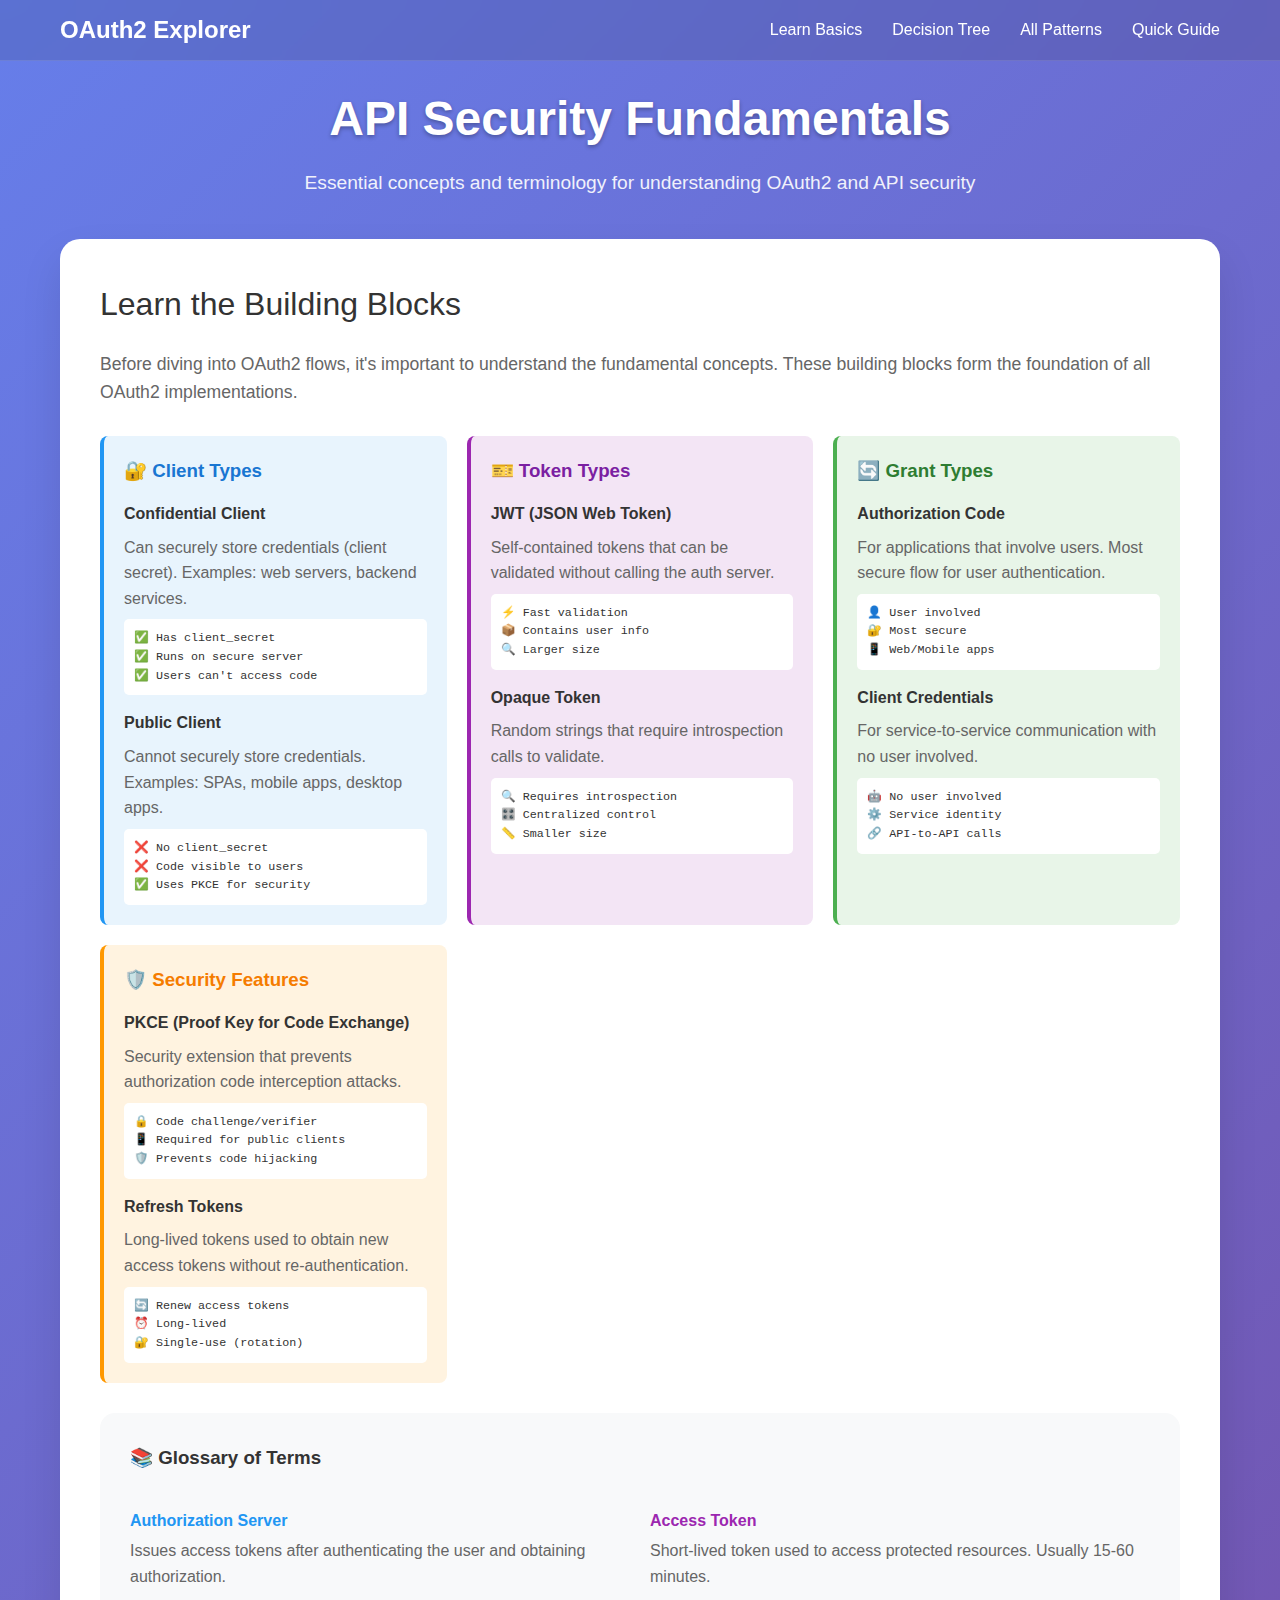
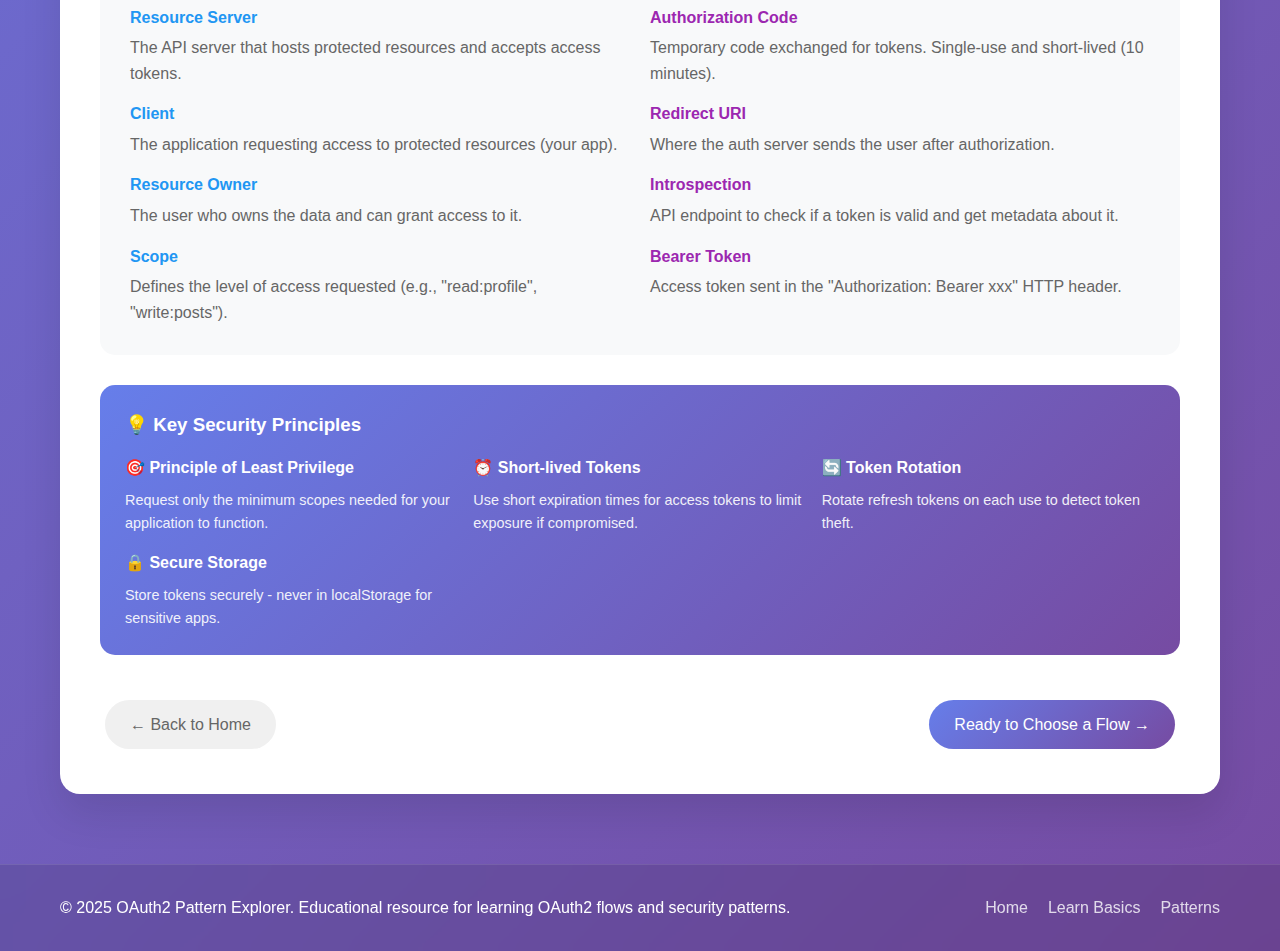
<file: learn/basics.html>
<!DOCTYPE html>
<html lang="en">
<head>
    <meta charset="UTF-8">
    <meta name="viewport" content="width=device-width, initial-scale=1.0">
    <title>Learn OAuth2 Basics - OAuth2 Pattern Explorer</title>
    <link rel="stylesheet" href="../css/style.css">
</head>
<body>
    <nav class="navbar">
        <div class="nav-container">
            <div class="nav-brand">
                <a href="../index.html">OAuth2 Explorer</a>
            </div>
            <div class="nav-menu">
                <a href="basics.html" class="nav-link">Learn Basics</a>
                <a href="../tools/decision.html" class="nav-link">Decision Tree</a>
                <a href="../patterns/overview.html" class="nav-link">All Patterns</a>
                <a href="comparison.html" class="nav-link">Quick Guide</a>
            </div>
        </div>
    </nav>

    <div class="container">
        <div class="header">
            <h1>API Security Fundamentals</h1>
            <p>Essential concepts and terminology for understanding OAuth2 and API security</p>
        </div>

        <div class="main-content page-transition">
            <div class="step-title">Learn the Building Blocks</div>
            <div class="step-description">
                Before diving into OAuth2 flows, it's important to understand the fundamental concepts.
                These building blocks form the foundation of all OAuth2 implementations.
            </div>

            <div style="display: grid; grid-template-columns: repeat(auto-fit, minmax(300px, 1fr)); gap: 20px; margin: 20px 0;">
                <div style="background: #e8f4fd; border-left: 4px solid #2196F3; padding: 20px; border-radius: 8px;">
                    <h3 style="color: #1976D2; margin-bottom: 15px;">🔐 Client Types</h3>
                    
                    <div style="margin-bottom: 15px;">
                        <h4 style="color: #333;">Confidential Client</h4>
                        <p style="color: #666; margin: 8px 0;">Can securely store credentials (client secret). Examples: web servers, backend services.</p>
                        <div style="background: #fff; padding: 10px; border-radius: 5px; font-family: monospace; font-size: 0.9em;">✅ Has client_secret<br/>✅ Runs on secure server<br/>✅ Users can't access code</div>
                    </div>

                    <div>
                        <h4 style="color: #333;">Public Client</h4>
                        <p style="color: #666; margin: 8px 0;">Cannot securely store credentials. Examples: SPAs, mobile apps, desktop apps.</p>
                        <div style="background: #fff; padding: 10px; border-radius: 5px; font-family: monospace; font-size: 0.9em;">❌ No client_secret<br/>❌ Code visible to users<br/>✅ Uses PKCE for security</div>
                    </div>
                </div>

                <div style="background: #f3e5f5; border-left: 4px solid #9C27B0; padding: 20px; border-radius: 8px;">
                    <h3 style="color: #7B1FA2; margin-bottom: 15px;">🎫 Token Types</h3>
                    
                    <div style="margin-bottom: 15px;">
                        <h4 style="color: #333;">JWT (JSON Web Token)</h4>
                        <p style="color: #666; margin: 8px 0;">Self-contained tokens that can be validated without calling the auth server.</p>
                        <div style="background: #fff; padding: 10px; border-radius: 5px; font-family: monospace; font-size: 0.9em;">⚡ Fast validation<br/>📦 Contains user info<br/>🔍 Larger size</div>
                    </div>

                    <div>
                        <h4 style="color: #333;">Opaque Token</h4>
                        <p style="color: #666; margin: 8px 0;">Random strings that require introspection calls to validate.</p>
                        <div style="background: #fff; padding: 10px; border-radius: 5px; font-family: monospace; font-size: 0.9em;">🔍 Requires introspection<br/>🎛️ Centralized control<br/>📏 Smaller size</div>
                    </div>
                </div>

                <div style="background: #e8f5e8; border-left: 4px solid #4CAF50; padding: 20px; border-radius: 8px;">
                    <h3 style="color: #2E7D32; margin-bottom: 15px;">🔄 Grant Types</h3>
                    
                    <div style="margin-bottom: 15px;">
                        <h4 style="color: #333;">Authorization Code</h4>
                        <p style="color: #666; margin: 8px 0;">For applications that involve users. Most secure flow for user authentication.</p>
                        <div style="background: #fff; padding: 10px; border-radius: 5px; font-family: monospace; font-size: 0.9em;">👤 User involved<br/>🔐 Most secure<br/>📱 Web/Mobile apps</div>
                    </div>

                    <div>
                        <h4 style="color: #333;">Client Credentials</h4>
                        <p style="color: #666; margin: 8px 0;">For service-to-service communication with no user involved.</p>
                        <div style="background: #fff; padding: 10px; border-radius: 5px; font-family: monospace; font-size: 0.9em;">🤖 No user involved<br/>⚙️ Service identity<br/>🔗 API-to-API calls</div>
                    </div>
                </div>

                <div style="background: #fff3e0; border-left: 4px solid #FF9800; padding: 20px; border-radius: 8px;">
                    <h3 style="color: #F57C00; margin-bottom: 15px;">🛡️ Security Features</h3>
                    
                    <div style="margin-bottom: 15px;">
                        <h4 style="color: #333;">PKCE (Proof Key for Code Exchange)</h4>
                        <p style="color: #666; margin: 8px 0;">Security extension that prevents authorization code interception attacks.</p>
                        <div style="background: #fff; padding: 10px; border-radius: 5px; font-family: monospace; font-size: 0.9em;">🔒 Code challenge/verifier<br/>📱 Required for public clients<br/>🛡️ Prevents code hijacking</div>
                    </div>

                    <div>
                        <h4 style="color: #333;">Refresh Tokens</h4>
                        <p style="color: #666; margin: 8px 0;">Long-lived tokens used to obtain new access tokens without re-authentication.</p>
                        <div style="background: #fff; padding: 10px; border-radius: 5px; font-family: monospace; font-size: 0.9em;">🔄 Renew access tokens<br/>⏰ Long-lived<br/>🔐 Single-use (rotation)</div>
                    </div>
                </div>
            </div>

            <div style="background: #f8f9fa; padding: 30px; border-radius: 15px; margin: 30px 0;">
                <h3 style="color: #333; margin-bottom: 20px;">📚 Glossary of Terms</h3>
                
                <div style="display: grid; grid-template-columns: repeat(auto-fit, minmax(300px, 1fr)); gap: 20px;">
                    <div>
                        <dl style="margin: 0;">
                            <dt style="font-weight: bold; color: #2196F3; margin-top: 15px;">Authorization Server</dt>
                            <dd style="margin: 5px 0 0 0; color: #666;">Issues access tokens after authenticating the user and obtaining authorization.</dd>
                            
                            <dt style="font-weight: bold; color: #2196F3; margin-top: 15px;">Resource Server</dt>
                            <dd style="margin: 5px 0 0 0; color: #666;">The API server that hosts protected resources and accepts access tokens.</dd>
                            
                            <dt style="font-weight: bold; color: #2196F3; margin-top: 15px;">Client</dt>
                            <dd style="margin: 5px 0 0 0; color: #666;">The application requesting access to protected resources (your app).</dd>
                            
                            <dt style="font-weight: bold; color: #2196F3; margin-top: 15px;">Resource Owner</dt>
                            <dd style="margin: 5px 0 0 0; color: #666;">The user who owns the data and can grant access to it.</dd>
                            
                            <dt style="font-weight: bold; color: #2196F3; margin-top: 15px;">Scope</dt>
                            <dd style="margin: 5px 0 0 0; color: #666;">Defines the level of access requested (e.g., "read:profile", "write:posts").</dd>
                        </dl>
                    </div>
                    
                    <div>
                        <dl style="margin: 0;">
                            <dt style="font-weight: bold; color: #9C27B0; margin-top: 15px;">Access Token</dt>
                            <dd style="margin: 5px 0 0 0; color: #666;">Short-lived token used to access protected resources. Usually 15-60 minutes.</dd>
                            
                            <dt style="font-weight: bold; color: #9C27B0; margin-top: 15px;">Authorization Code</dt>
                            <dd style="margin: 5px 0 0 0; color: #666;">Temporary code exchanged for tokens. Single-use and short-lived (10 minutes).</dd>
                            
                            <dt style="font-weight: bold; color: #9C27B0; margin-top: 15px;">Redirect URI</dt>
                            <dd style="margin: 5px 0 0 0; color: #666;">Where the auth server sends the user after authorization.</dd>
                            
                            <dt style="font-weight: bold; color: #9C27B0; margin-top: 15px;">Introspection</dt>
                            <dd style="margin: 5px 0 0 0; color: #666;">API endpoint to check if a token is valid and get metadata about it.</dd>
                            
                            <dt style="font-weight: bold; color: #9C27B0; margin-top: 15px;">Bearer Token</dt>
                            <dd style="margin: 5px 0 0 0; color: #666;">Access token sent in the "Authorization: Bearer xxx" HTTP header.</dd>
                        </dl>
                    </div>
                </div>
            </div>

            <div style="background: linear-gradient(135deg, #667eea 0%, #764ba2 100%); color: white; padding: 25px; border-radius: 15px; margin: 20px 0;">
                <h3 style="margin-bottom: 15px;">💡 Key Security Principles</h3>
                <div style="display: grid; grid-template-columns: repeat(auto-fit, minmax(250px, 1fr)); gap: 15px;">
                    <div>
                        <h4 style="margin-bottom: 8px;">🎯 Principle of Least Privilege</h4>
                        <p style="opacity: 0.9; font-size: 0.9em;">Request only the minimum scopes needed for your application to function.</p>
                    </div>
                    <div>
                        <h4 style="margin-bottom: 8px;">⏰ Short-lived Tokens</h4>
                        <p style="opacity: 0.9; font-size: 0.9em;">Use short expiration times for access tokens to limit exposure if compromised.</p>
                    </div>
                    <div>
                        <h4 style="margin-bottom: 8px;">🔄 Token Rotation</h4>
                        <p style="opacity: 0.9; font-size: 0.9em;">Rotate refresh tokens on each use to detect token theft.</p>
                    </div>
                    <div>
                        <h4 style="margin-bottom: 8px;">🔒 Secure Storage</h4>
                        <p style="opacity: 0.9; font-size: 0.9em;">Store tokens securely - never in localStorage for sensitive apps.</p>
                    </div>
                </div>
            </div>

            <div class="nav-buttons">
                <a href="../index.html" class="btn btn-secondary">← Back to Home</a>
                <a href="../tools/decision.html" class="btn btn-primary">Ready to Choose a Flow →</a>
            </div>
        </div>
    </div>

    <footer class="footer">
        <div class="footer-content">
            <p>&copy; 2025 OAuth2 Pattern Explorer. Educational resource for learning OAuth2 flows and security patterns.</p>
            <div class="footer-links">
                <a href="../index.html">Home</a>
                <a href="basics.html">Learn Basics</a>
                <a href="../patterns/overview.html">Patterns</a>
            </div>
        </div>
    </footer>
</body>
</html>
</file>
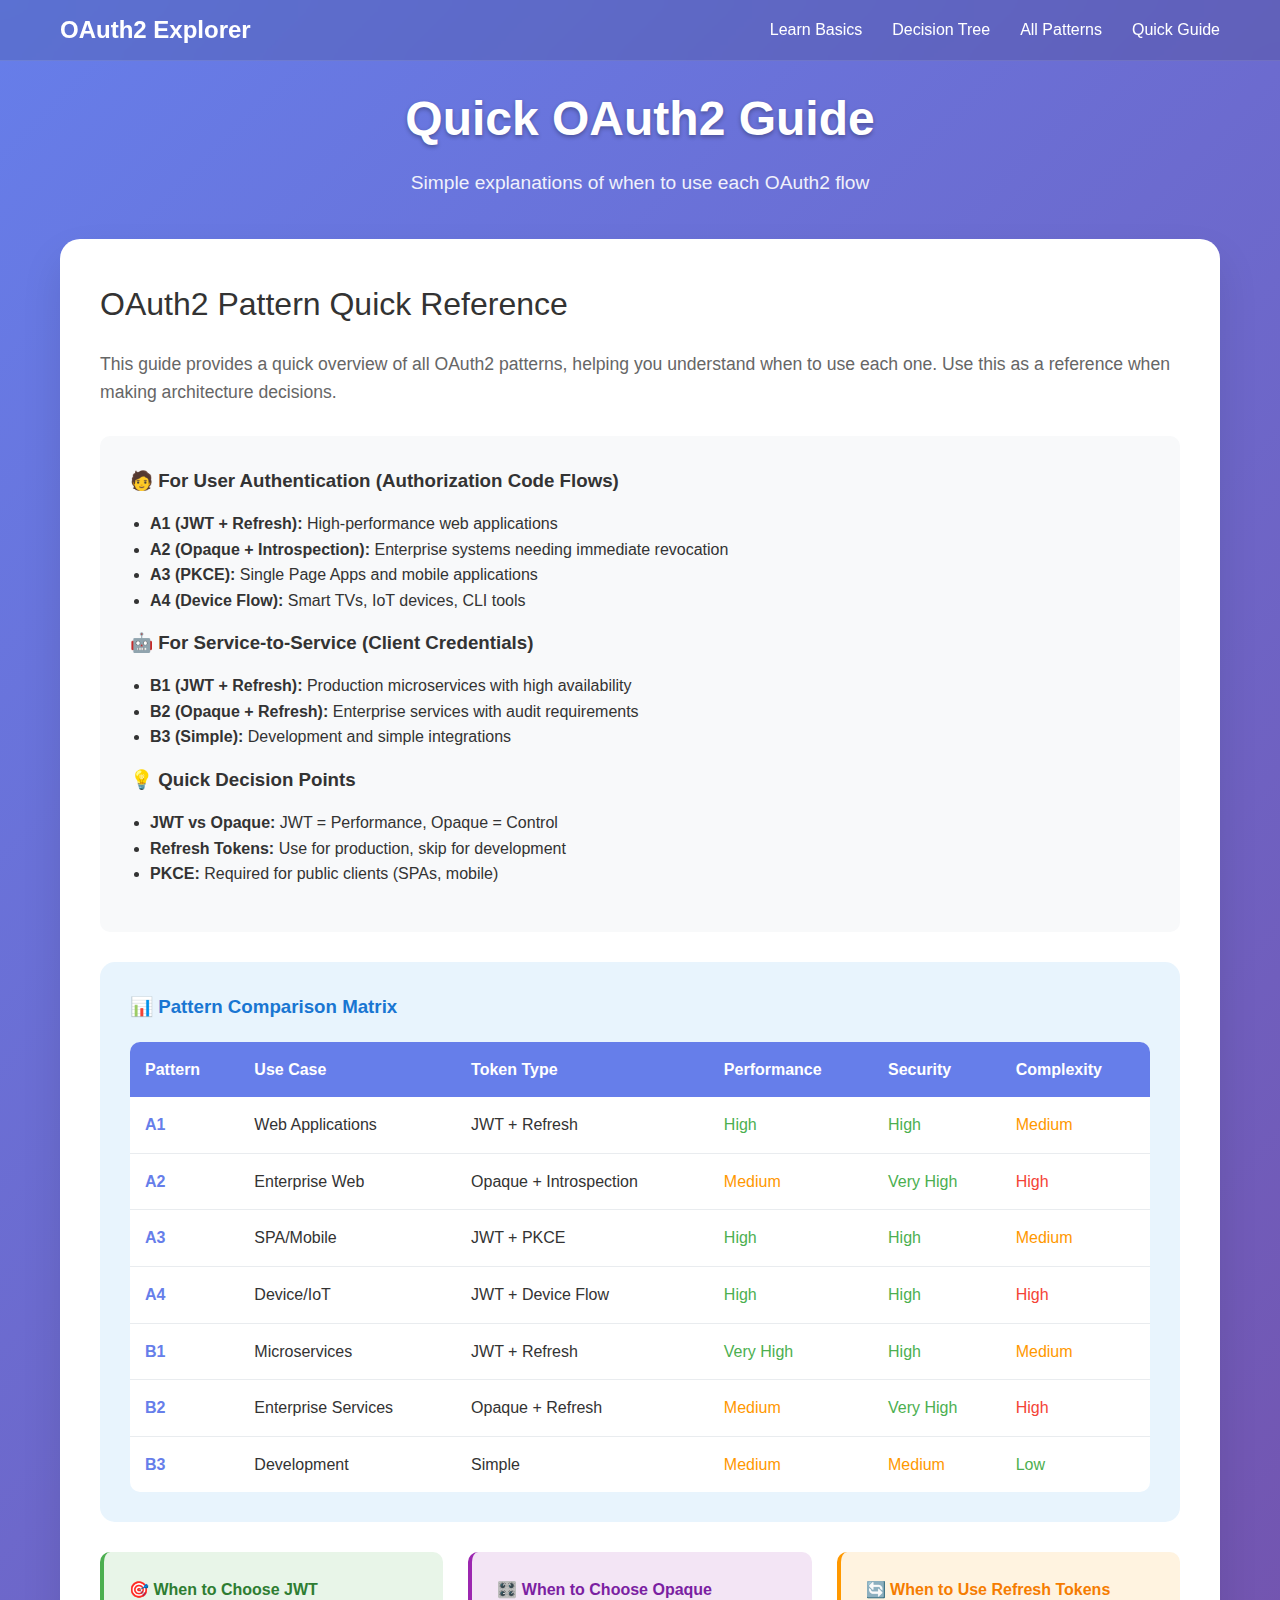
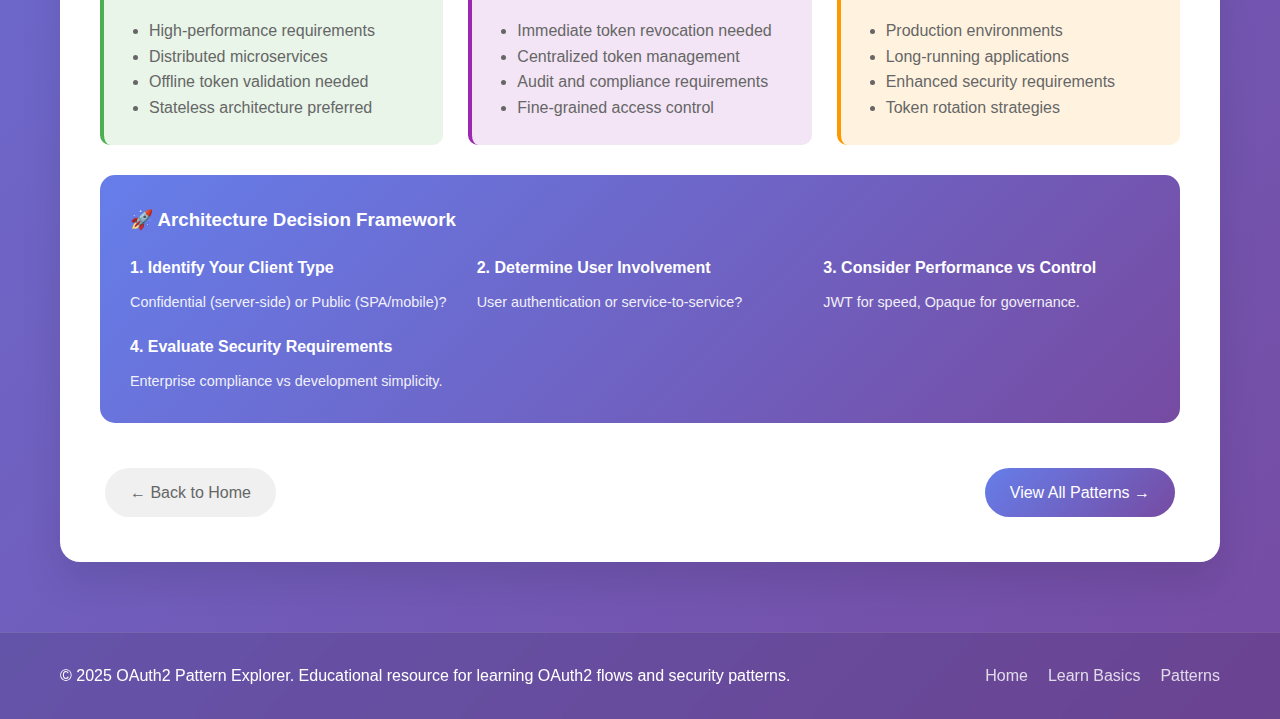
<file: learn/comparison.html>
<!DOCTYPE html>
<html lang="en">
<head>
    <meta charset="UTF-8">
    <meta name="viewport" content="width=device-width, initial-scale=1.0">
    <title>Quick OAuth2 Guide - OAuth2 Pattern Explorer</title>
    <link rel="stylesheet" href="../css/style.css">
</head>
<body>
    <nav class="navbar">
        <div class="nav-container">
            <div class="nav-brand">
                <a href="../index.html">OAuth2 Explorer</a>
            </div>
            <div class="nav-menu">
                <a href="basics.html" class="nav-link">Learn Basics</a>
                <a href="../tools/decision.html" class="nav-link">Decision Tree</a>
                <a href="../patterns/overview.html" class="nav-link">All Patterns</a>
                <a href="comparison.html" class="nav-link">Quick Guide</a>
            </div>
        </div>
    </nav>

    <div class="container">
        <div class="header">
            <h1>Quick OAuth2 Guide</h1>
            <p>Simple explanations of when to use each OAuth2 flow</p>
        </div>

        <div class="main-content page-transition">
            <div class="step-title">OAuth2 Pattern Quick Reference</div>
            <div class="step-description">
                This guide provides a quick overview of all OAuth2 patterns, helping you understand when to use each one.
                Use this as a reference when making architecture decisions.
            </div>

            <div style="background: #f8f9fa; padding: 30px; border-radius: 10px; margin: 20px 0;">
                <h3>🧑 For User Authentication (Authorization Code Flows)</h3>
                <ul style="margin: 15px 0; padding-left: 20px;">
                    <li><strong>A1 (JWT + Refresh):</strong> High-performance web applications</li>
                    <li><strong>A2 (Opaque + Introspection):</strong> Enterprise systems needing immediate revocation</li>
                    <li><strong>A3 (PKCE):</strong> Single Page Apps and mobile applications</li>
                    <li><strong>A4 (Device Flow):</strong> Smart TVs, IoT devices, CLI tools</li>
                </ul>

                <h3>🤖 For Service-to-Service (Client Credentials)</h3>
                <ul style="margin: 15px 0; padding-left: 20px;">
                    <li><strong>B1 (JWT + Refresh):</strong> Production microservices with high availability</li>
                    <li><strong>B2 (Opaque + Refresh):</strong> Enterprise services with audit requirements</li>
                    <li><strong>B3 (Simple):</strong> Development and simple integrations</li>
                </ul>

                <h3>💡 Quick Decision Points</h3>
                <ul style="margin: 15px 0; padding-left: 20px;">
                    <li><strong>JWT vs Opaque:</strong> JWT = Performance, Opaque = Control</li>
                    <li><strong>Refresh Tokens:</strong> Use for production, skip for development</li>
                    <li><strong>PKCE:</strong> Required for public clients (SPAs, mobile)</li>
                </ul>
            </div>

            <div style="background: #e8f4fd; padding: 30px; border-radius: 15px; margin: 30px 0;">
                <h3 style="color: #1976D2; margin-bottom: 20px;">📊 Pattern Comparison Matrix</h3>
                
                <div style="overflow-x: auto;">
                    <table style="width: 100%; border-collapse: collapse; background: white; border-radius: 10px; overflow: hidden;">
                        <thead>
                            <tr style="background: #667eea; color: white;">
                                <th style="padding: 15px; text-align: left;">Pattern</th>
                                <th style="padding: 15px; text-align: left;">Use Case</th>
                                <th style="padding: 15px; text-align: left;">Token Type</th>
                                <th style="padding: 15px; text-align: left;">Performance</th>
                                <th style="padding: 15px; text-align: left;">Security</th>
                                <th style="padding: 15px; text-align: left;">Complexity</th>
                            </tr>
                        </thead>
                        <tbody>
                            <tr style="border-bottom: 1px solid #e9ecef;">
                                <td style="padding: 15px; font-weight: bold; color: #667eea;">A1</td>
                                <td style="padding: 15px;">Web Applications</td>
                                <td style="padding: 15px;">JWT + Refresh</td>
                                <td style="padding: 15px; color: #4CAF50;">High</td>
                                <td style="padding: 15px; color: #4CAF50;">High</td>
                                <td style="padding: 15px; color: #FF9800;">Medium</td>
                            </tr>
                            <tr style="border-bottom: 1px solid #e9ecef;">
                                <td style="padding: 15px; font-weight: bold; color: #667eea;">A2</td>
                                <td style="padding: 15px;">Enterprise Web</td>
                                <td style="padding: 15px;">Opaque + Introspection</td>
                                <td style="padding: 15px; color: #FF9800;">Medium</td>
                                <td style="padding: 15px; color: #4CAF50;">Very High</td>
                                <td style="padding: 15px; color: #f44336;">High</td>
                            </tr>
                            <tr style="border-bottom: 1px solid #e9ecef;">
                                <td style="padding: 15px; font-weight: bold; color: #667eea;">A3</td>
                                <td style="padding: 15px;">SPA/Mobile</td>
                                <td style="padding: 15px;">JWT + PKCE</td>
                                <td style="padding: 15px; color: #4CAF50;">High</td>
                                <td style="padding: 15px; color: #4CAF50;">High</td>
                                <td style="padding: 15px; color: #FF9800;">Medium</td>
                            </tr>
                            <tr style="border-bottom: 1px solid #e9ecef;">
                                <td style="padding: 15px; font-weight: bold; color: #667eea;">A4</td>
                                <td style="padding: 15px;">Device/IoT</td>
                                <td style="padding: 15px;">JWT + Device Flow</td>
                                <td style="padding: 15px; color: #4CAF50;">High</td>
                                <td style="padding: 15px; color: #4CAF50;">High</td>
                                <td style="padding: 15px; color: #f44336;">High</td>
                            </tr>
                            <tr style="border-bottom: 1px solid #e9ecef;">
                                <td style="padding: 15px; font-weight: bold; color: #667eea;">B1</td>
                                <td style="padding: 15px;">Microservices</td>
                                <td style="padding: 15px;">JWT + Refresh</td>
                                <td style="padding: 15px; color: #4CAF50;">Very High</td>
                                <td style="padding: 15px; color: #4CAF50;">High</td>
                                <td style="padding: 15px; color: #FF9800;">Medium</td>
                            </tr>
                            <tr style="border-bottom: 1px solid #e9ecef;">
                                <td style="padding: 15px; font-weight: bold; color: #667eea;">B2</td>
                                <td style="padding: 15px;">Enterprise Services</td>
                                <td style="padding: 15px;">Opaque + Refresh</td>
                                <td style="padding: 15px; color: #FF9800;">Medium</td>
                                <td style="padding: 15px; color: #4CAF50;">Very High</td>
                                <td style="padding: 15px; color: #f44336;">High</td>
                            </tr>
                            <tr>
                                <td style="padding: 15px; font-weight: bold; color: #667eea;">B3</td>
                                <td style="padding: 15px;">Development</td>
                                <td style="padding: 15px;">Simple</td>
                                <td style="padding: 15px; color: #FF9800;">Medium</td>
                                <td style="padding: 15px; color: #FF9800;">Medium</td>
                                <td style="padding: 15px; color: #4CAF50;">Low</td>
                            </tr>
                        </tbody>
                    </table>
                </div>
            </div>

            <div style="display: grid; grid-template-columns: repeat(auto-fit, minmax(300px, 1fr)); gap: 25px; margin: 30px 0;">
                <div style="background: #e8f5e8; border-left: 4px solid #4CAF50; padding: 25px; border-radius: 10px;">
                    <h4 style="color: #2E7D32; margin-bottom: 15px;">🎯 When to Choose JWT</h4>
                    <ul style="margin: 0; padding-left: 20px; color: #666;">
                        <li>High-performance requirements</li>
                        <li>Distributed microservices</li>
                        <li>Offline token validation needed</li>
                        <li>Stateless architecture preferred</li>
                    </ul>
                </div>
                
                <div style="background: #f3e5f5; border-left: 4px solid #9C27B0; padding: 25px; border-radius: 10px;">
                    <h4 style="color: #7B1FA2; margin-bottom: 15px;">🎛️ When to Choose Opaque</h4>
                    <ul style="margin: 0; padding-left: 20px; color: #666;">
                        <li>Immediate token revocation needed</li>
                        <li>Centralized token management</li>
                        <li>Audit and compliance requirements</li>
                        <li>Fine-grained access control</li>
                    </ul>
                </div>
                
                <div style="background: #fff3e0; border-left: 4px solid #FF9800; padding: 25px; border-radius: 10px;">
                    <h4 style="color: #F57C00; margin-bottom: 15px;">🔄 When to Use Refresh Tokens</h4>
                    <ul style="margin: 0; padding-left: 20px; color: #666;">
                        <li>Production environments</li>
                        <li>Long-running applications</li>
                        <li>Enhanced security requirements</li>
                        <li>Token rotation strategies</li>
                    </ul>
                </div>
            </div>

            <div style="background: linear-gradient(135deg, #667eea 0%, #764ba2 100%); color: white; padding: 30px; border-radius: 15px; margin: 30px 0;">
                <h3 style="margin-bottom: 20px;">🚀 Architecture Decision Framework</h3>
                
                <div style="display: grid; grid-template-columns: repeat(auto-fit, minmax(250px, 1fr)); gap: 20px;">
                    <div>
                        <h4 style="margin-bottom: 10px;">1. Identify Your Client Type</h4>
                        <p style="opacity: 0.9; font-size: 0.9em;">Confidential (server-side) or Public (SPA/mobile)?</p>
                    </div>
                    <div>
                        <h4 style="margin-bottom: 10px;">2. Determine User Involvement</h4>
                        <p style="opacity: 0.9; font-size: 0.9em;">User authentication or service-to-service?</p>
                    </div>
                    <div>
                        <h4 style="margin-bottom: 10px;">3. Consider Performance vs Control</h4>
                        <p style="opacity: 0.9; font-size: 0.9em;">JWT for speed, Opaque for governance.</p>
                    </div>
                    <div>
                        <h4 style="margin-bottom: 10px;">4. Evaluate Security Requirements</h4>
                        <p style="opacity: 0.9; font-size: 0.9em;">Enterprise compliance vs development simplicity.</p>
                    </div>
                </div>
            </div>

            <div class="nav-buttons">
                <a href="../index.html" class="btn btn-secondary">← Back to Home</a>
                <a href="../patterns/overview.html" class="btn btn-primary">View All Patterns →</a>
            </div>
        </div>
    </div>

    <footer class="footer">
        <div class="footer-content">
            <p>&copy; 2025 OAuth2 Pattern Explorer. Educational resource for learning OAuth2 flows and security patterns.</p>
            <div class="footer-links">
                <a href="../index.html">Home</a>
                <a href="basics.html">Learn Basics</a>
                <a href="../patterns/overview.html">Patterns</a>
            </div>
        </div>
    </footer>
</body>
</html>
</file>
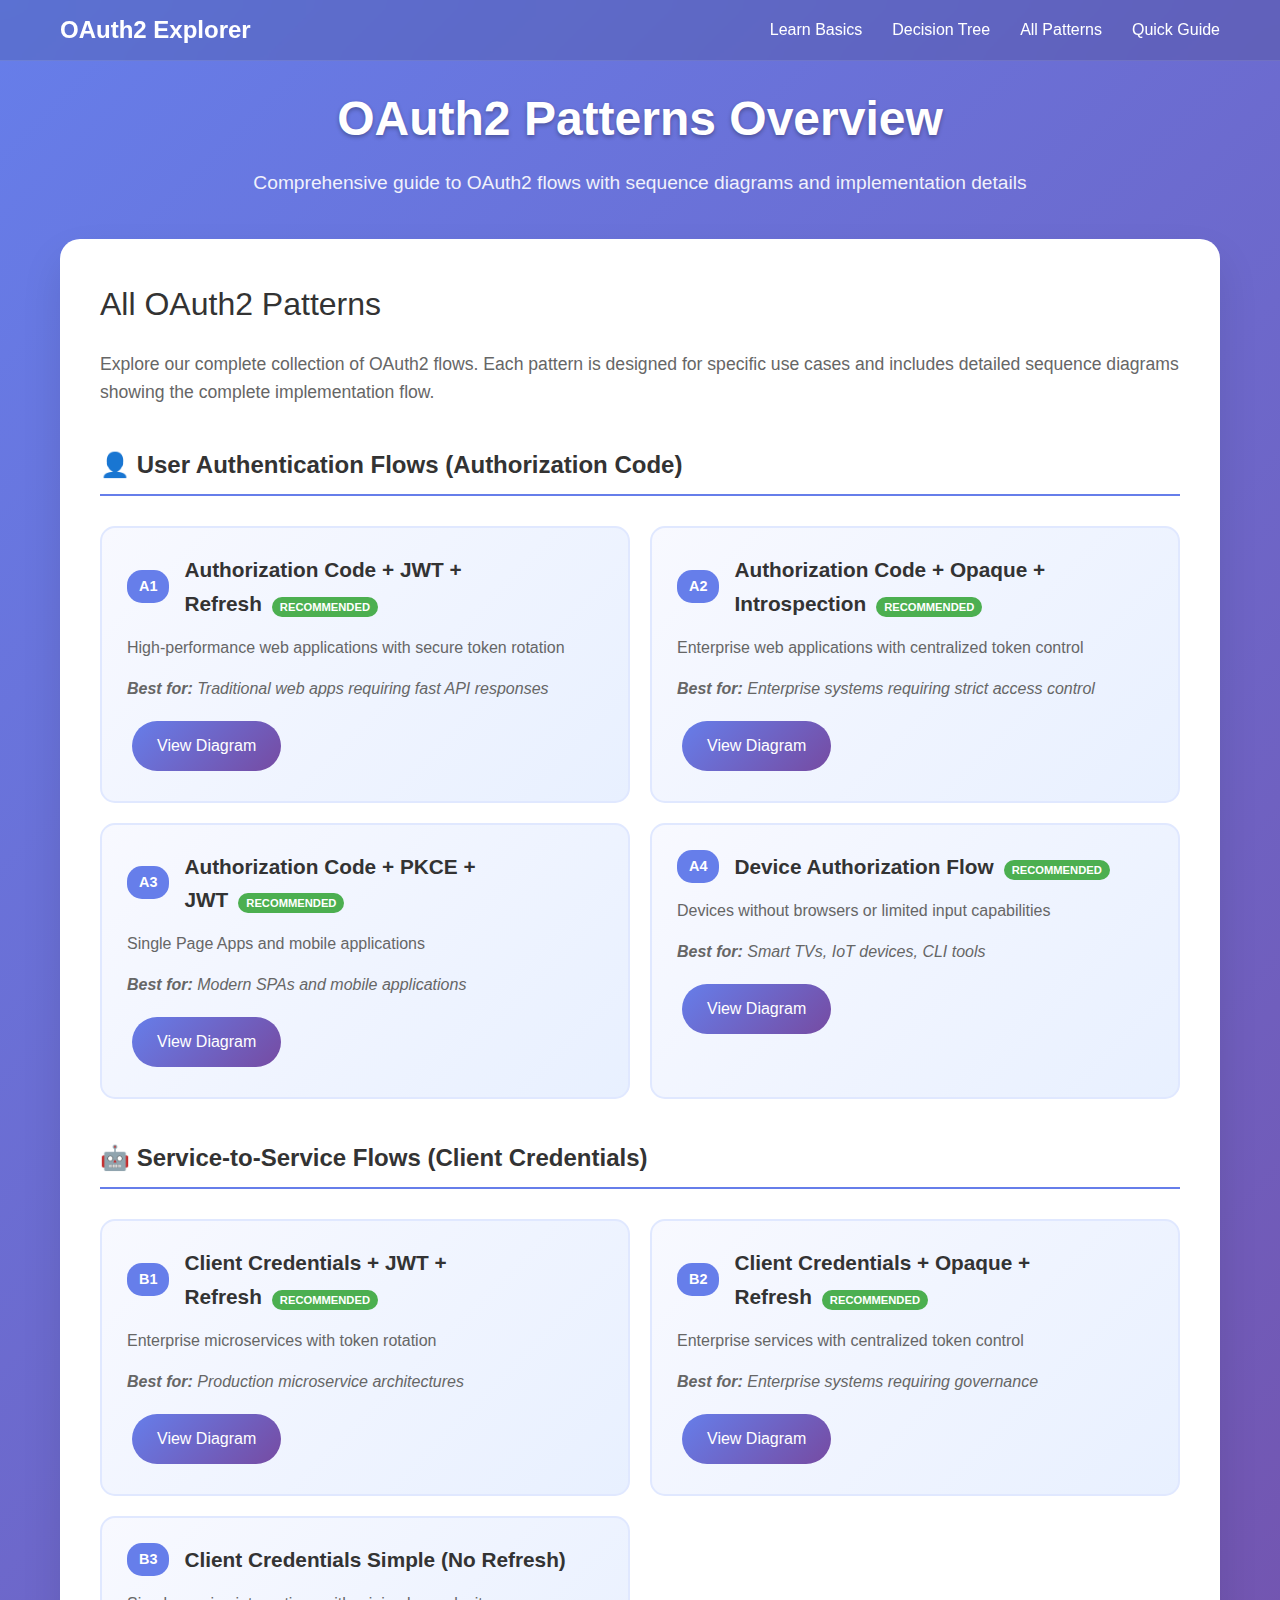
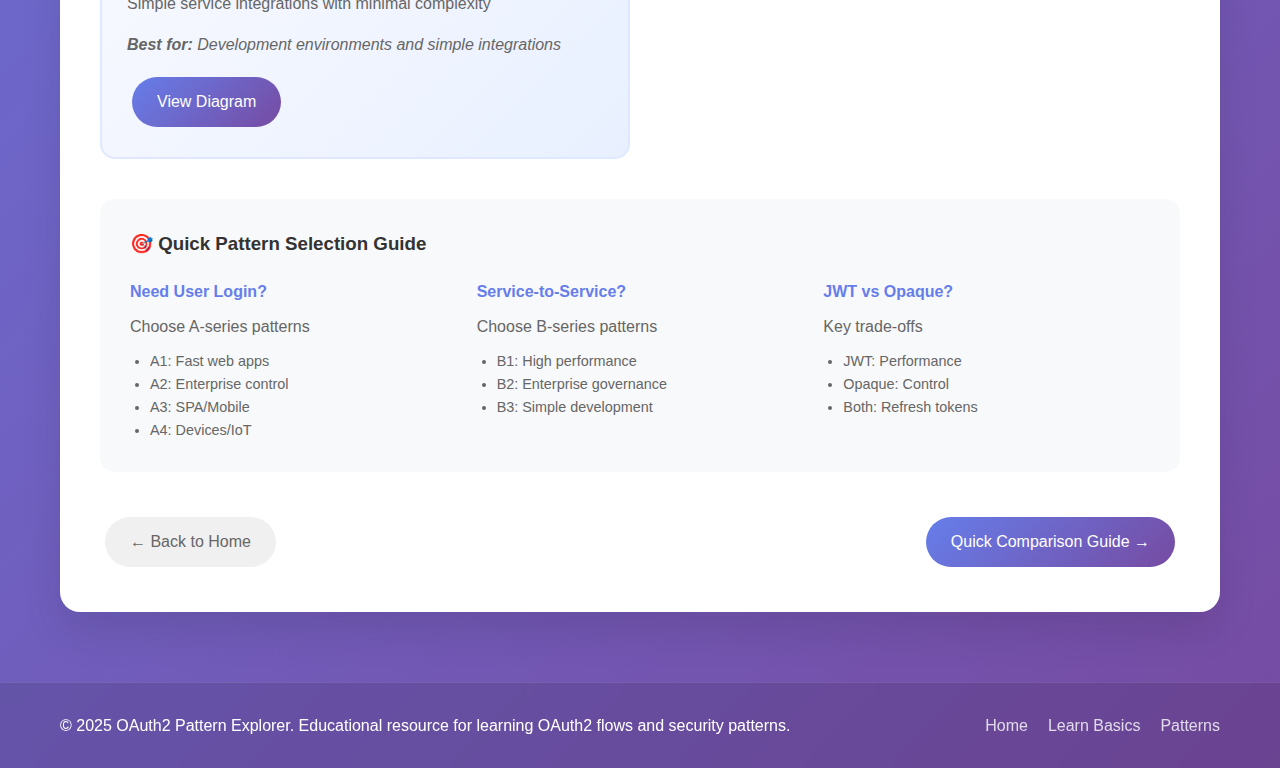
<file: patterns/overview.html>
<!DOCTYPE html>
<html lang="en">
<head>
    <meta charset="UTF-8">
    <meta name="viewport" content="width=device-width, initial-scale=1.0">
    <title>OAuth2 Patterns Overview - OAuth2 Pattern Explorer</title>
    <link rel="stylesheet" href="../css/style.css">
</head>
<body>
    <nav class="navbar">
        <div class="nav-container">
            <div class="nav-brand">
                <a href="../index.html">OAuth2 Explorer</a>
            </div>
            <div class="nav-menu">
                <a href="../learn/basics.html" class="nav-link">Learn Basics</a>
                <a href="../tools/decision.html" class="nav-link">Decision Tree</a>
                <a href="overview.html" class="nav-link">All Patterns</a>
                <a href="../learn/comparison.html" class="nav-link">Quick Guide</a>
            </div>
        </div>
    </nav>

    <div class="container">
        <div class="header">
            <h1>OAuth2 Patterns Overview</h1>
            <p>Comprehensive guide to OAuth2 flows with sequence diagrams and implementation details</p>
        </div>

        <div class="main-content page-transition">
            <div class="step-title">All OAuth2 Patterns</div>
            <div class="step-description">
                Explore our complete collection of OAuth2 flows. Each pattern is designed for specific use cases 
                and includes detailed sequence diagrams showing the complete implementation flow.
            </div>

            <h2 style="color: #333; margin: 40px 0 20px 0; border-bottom: 2px solid #667eea; padding-bottom: 10px;">
                👤 User Authentication Flows (Authorization Code)
            </h2>

            <div class="patterns-grid">
                <div class="pattern-card">
                    <div class="pattern-header">
                        <span class="pattern-code-badge">A1</span>
                        <div class="pattern-title">Authorization Code + JWT + Refresh<span class="recommended-badge">RECOMMENDED</span></div>
                    </div>
                    <p style="color: #666; margin: 15px 0;">High-performance web applications with secure token rotation</p>
                    <p style="color: #666; font-style: italic;"><strong>Best for:</strong> Traditional web apps requiring fast API responses</p>
                    <div style="margin-top: 15px;">
                        <a href="a1.html" class="btn btn-primary">View Diagram</a>
                    </div>
                </div>

                <div class="pattern-card">
                    <div class="pattern-header">
                        <span class="pattern-code-badge">A2</span>
                        <div class="pattern-title">Authorization Code + Opaque + Introspection<span class="recommended-badge">RECOMMENDED</span></div>
                    </div>
                    <p style="color: #666; margin: 15px 0;">Enterprise web applications with centralized token control</p>
                    <p style="color: #666; font-style: italic;"><strong>Best for:</strong> Enterprise systems requiring strict access control</p>
                    <div style="margin-top: 15px;">
                        <a href="a2.html" class="btn btn-primary">View Diagram</a>
                    </div>
                </div>

                <div class="pattern-card">
                    <div class="pattern-header">
                        <span class="pattern-code-badge">A3</span>
                        <div class="pattern-title">Authorization Code + PKCE + JWT<span class="recommended-badge">RECOMMENDED</span></div>
                    </div>
                    <p style="color: #666; margin: 15px 0;">Single Page Apps and mobile applications</p>
                    <p style="color: #666; font-style: italic;"><strong>Best for:</strong> Modern SPAs and mobile applications</p>
                    <div style="margin-top: 15px;">
                        <a href="a3.html" class="btn btn-primary">View Diagram</a>
                    </div>
                </div>

                <div class="pattern-card">
                    <div class="pattern-header">
                        <span class="pattern-code-badge">A4</span>
                        <div class="pattern-title">Device Authorization Flow<span class="recommended-badge">RECOMMENDED</span></div>
                    </div>
                    <p style="color: #666; margin: 15px 0;">Devices without browsers or limited input capabilities</p>
                    <p style="color: #666; font-style: italic;"><strong>Best for:</strong> Smart TVs, IoT devices, CLI tools</p>
                    <div style="margin-top: 15px;">
                        <a href="a4.html" class="btn btn-primary">View Diagram</a>
                    </div>
                </div>
            </div>

            <h2 style="color: #333; margin: 40px 0 20px 0; border-bottom: 2px solid #667eea; padding-bottom: 10px;">
                🤖 Service-to-Service Flows (Client Credentials)
            </h2>

            <div class="patterns-grid">
                <div class="pattern-card">
                    <div class="pattern-header">
                        <span class="pattern-code-badge">B1</span>
                        <div class="pattern-title">Client Credentials + JWT + Refresh<span class="recommended-badge">RECOMMENDED</span></div>
                    </div>
                    <p style="color: #666; margin: 15px 0;">Enterprise microservices with token rotation</p>
                    <p style="color: #666; font-style: italic;"><strong>Best for:</strong> Production microservice architectures</p>
                    <div style="margin-top: 15px;">
                        <a href="b1.html" class="btn btn-primary">View Diagram</a>
                    </div>
                </div>

                <div class="pattern-card">
                    <div class="pattern-header">
                        <span class="pattern-code-badge">B2</span>
                        <div class="pattern-title">Client Credentials + Opaque + Refresh<span class="recommended-badge">RECOMMENDED</span></div>
                    </div>
                    <p style="color: #666; margin: 15px 0;">Enterprise services with centralized token control</p>
                    <p style="color: #666; font-style: italic;"><strong>Best for:</strong> Enterprise systems requiring governance</p>
                    <div style="margin-top: 15px;">
                        <a href="b2.html" class="btn btn-primary">View Diagram</a>
                    </div>
                </div>

                <div class="pattern-card">
                    <div class="pattern-header">
                        <span class="pattern-code-badge">B3</span>
                        <div class="pattern-title">Client Credentials Simple (No Refresh)</div>
                    </div>
                    <p style="color: #666; margin: 15px 0;">Simple service integrations with minimal complexity</p>
                    <p style="color: #666; font-style: italic;"><strong>Best for:</strong> Development environments and simple integrations</p>
                    <div style="margin-top: 15px;">
                        <a href="b3.html" class="btn btn-primary">View Diagram</a>
                    </div>
                </div>
            </div>

            <div style="background: #f8f9fa; padding: 30px; border-radius: 15px; margin: 40px 0;">
                <h3 style="color: #333; margin-bottom: 20px;">🎯 Quick Pattern Selection Guide</h3>
                <div style="display: grid; grid-template-columns: repeat(auto-fit, minmax(250px, 1fr)); gap: 20px;">
                    <div>
                        <h4 style="color: #667eea; margin-bottom: 10px;">Need User Login?</h4>
                        <p style="color: #666; margin-bottom: 10px;">Choose A-series patterns</p>
                        <ul style="color: #666; font-size: 0.9rem; margin-left: 20px;">
                            <li>A1: Fast web apps</li>
                            <li>A2: Enterprise control</li>
                            <li>A3: SPA/Mobile</li>
                            <li>A4: Devices/IoT</li>
                        </ul>
                    </div>
                    <div>
                        <h4 style="color: #667eea; margin-bottom: 10px;">Service-to-Service?</h4>
                        <p style="color: #666; margin-bottom: 10px;">Choose B-series patterns</p>
                        <ul style="color: #666; font-size: 0.9rem; margin-left: 20px;">
                            <li>B1: High performance</li>
                            <li>B2: Enterprise governance</li>
                            <li>B3: Simple development</li>
                        </ul>
                    </div>
                    <div>
                        <h4 style="color: #667eea; margin-bottom: 10px;">JWT vs Opaque?</h4>
                        <p style="color: #666; margin-bottom: 10px;">Key trade-offs</p>
                        <ul style="color: #666; font-size: 0.9rem; margin-left: 20px;">
                            <li>JWT: Performance</li>
                            <li>Opaque: Control</li>
                            <li>Both: Refresh tokens</li>
                        </ul>
                    </div>
                </div>
            </div>

            <div class="nav-buttons">
                <a href="../index.html" class="btn btn-secondary">← Back to Home</a>
                <a href="../learn/comparison.html" class="btn btn-primary">Quick Comparison Guide →</a>
            </div>
        </div>
    </div>

    <footer class="footer">
        <div class="footer-content">
            <p>&copy; 2025 OAuth2 Pattern Explorer. Educational resource for learning OAuth2 flows and security patterns.</p>
            <div class="footer-links">
                <a href="../index.html">Home</a>
                <a href="../learn/basics.html">Learn Basics</a>
                <a href="overview.html">Patterns</a>
            </div>
        </div>
    </footer>
</body>
</html>
</file>
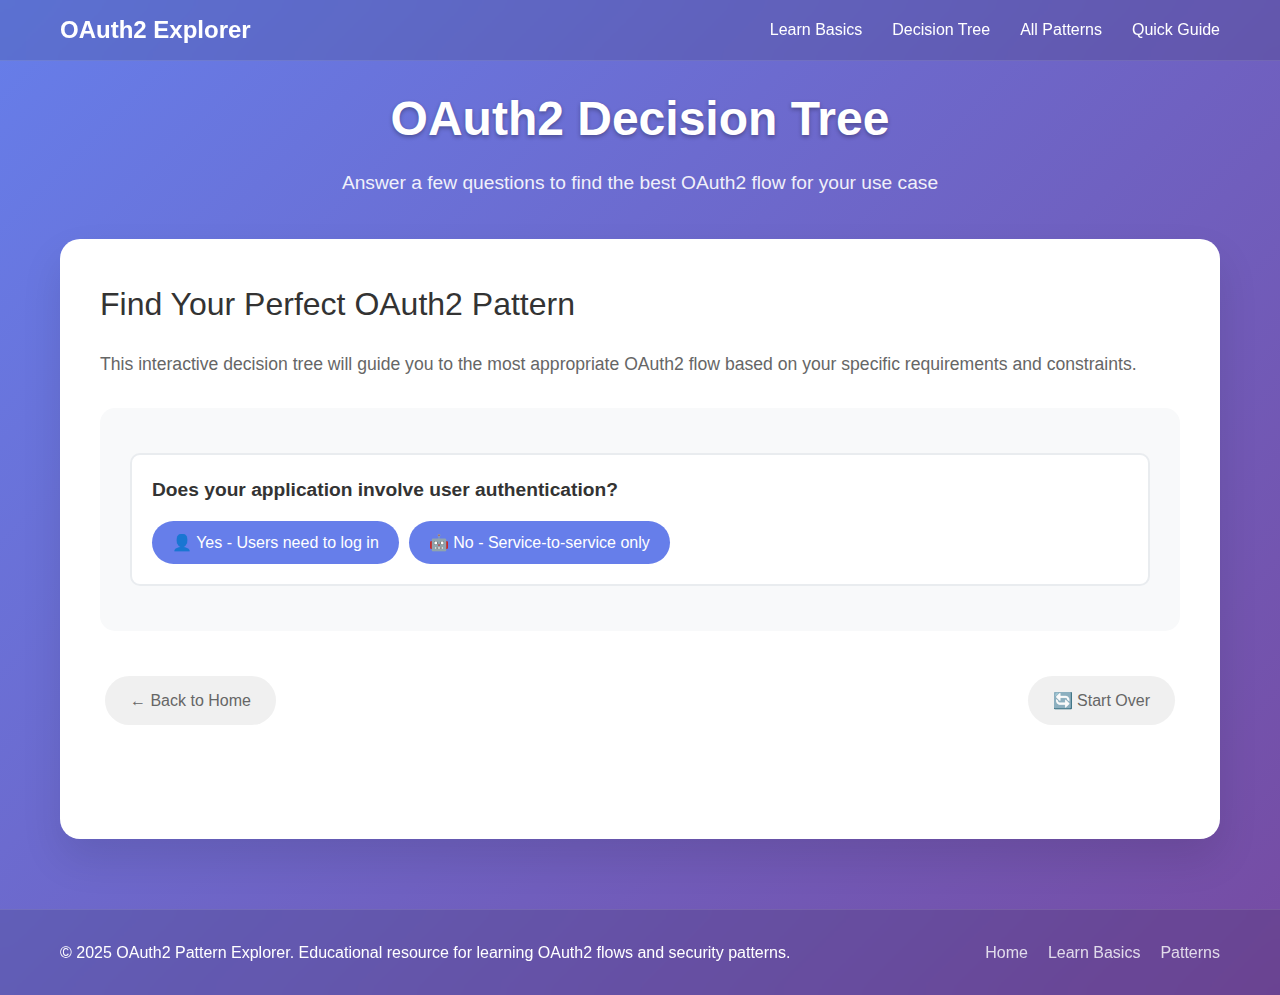
<file: tools/decision.html>
<!DOCTYPE html>
<html lang="en">
<head>
    <meta charset="UTF-8">
    <meta name="viewport" content="width=device-width, initial-scale=1.0">
    <title>OAuth2 Decision Tree - OAuth2 Pattern Explorer</title>
    <link rel="stylesheet" href="../css/style.css">
</head>
<body>
    <nav class="navbar">
        <div class="nav-container">
            <div class="nav-brand">
                <a href="../index.html">OAuth2 Explorer</a>
            </div>
            <div class="nav-menu">
                <a href="../learn/basics.html" class="nav-link">Learn Basics</a>
                <a href="decision.html" class="nav-link">Decision Tree</a>
                <a href="../patterns/overview.html" class="nav-link">All Patterns</a>
                <a href="../learn/comparison.html" class="nav-link">Quick Guide</a>
            </div>
        </div>
    </nav>

    <div class="container">
        <div class="header">
            <h1>OAuth2 Decision Tree</h1>
            <p>Answer a few questions to find the best OAuth2 flow for your use case</p>
        </div>

        <div class="main-content page-transition">
            <div class="step-title">Find Your Perfect OAuth2 Pattern</div>
            <div class="step-description">
                This interactive decision tree will guide you to the most appropriate OAuth2 flow 
                based on your specific requirements and constraints.
            </div>

            <div class="decision-tree">
                <div id="decision-content">
                    <div class="decision-step">
                        <div class="decision-question">Does your application involve user authentication?</div>
                        <div class="decision-options">
                            <button class="decision-btn" onclick="decisionStep('user-auth')">👤 Yes - Users need to log in</button>
                            <button class="decision-btn" onclick="decisionStep('service-auth')">🤖 No - Service-to-service only</button>
                        </div>
                    </div>
                </div>
            </div>

            <div class="nav-buttons">
                <a href="../index.html" class="btn btn-secondary">← Back to Home</a>
                <button class="btn btn-secondary" onclick="resetDecisionTree()">🔄 Start Over</button>
            </div>
        </div>
    </div>

    <footer class="footer">
        <div class="footer-content">
            <p>&copy; 2025 OAuth2 Pattern Explorer. Educational resource for learning OAuth2 flows and security patterns.</p>
            <div class="footer-links">
                <a href="../index.html">Home</a>
                <a href="../learn/basics.html">Learn Basics</a>
                <a href="../patterns/overview.html">Patterns</a>
            </div>
        </div>
    </footer>

    <script>
        let decisionPath = [];

        function resetDecisionTree() {
            decisionPath = [];
            const content = document.getElementById('decision-content');
            content.innerHTML = '<div class="decision-step"><div class="decision-question">Does your application involve user authentication?</div><div class="decision-options"><button class="decision-btn" onclick="decisionStep(\'user-auth\')">👤 Yes - Users need to log in</button><button class="decision-btn" onclick="decisionStep(\'service-auth\')">🤖 No - Service-to-service only</button></div></div>';
        }

        function decisionStep(choice) {
            decisionPath.push(choice);
            const content = document.getElementById('decision-content');
            
            if (choice === 'user-auth') {
                content.innerHTML = '<div class="decision-step"><div class="decision-question">What type of application are you building?</div><div class="decision-options"><button class="decision-btn" onclick="decisionStep(\'web-app\')">🌐 Web Application</button><button class="decision-btn" onclick="recommendPattern(\'A3\')">📱 SPA/Mobile App</button><button class="decision-btn" onclick="recommendPattern(\'A4\')">📺 Device/IoT</button></div></div>';
            } else if (choice === 'service-auth') {
                content.innerHTML = '<div class="decision-step"><div class="decision-question">What is your environment?</div><div class="decision-options"><button class="decision-btn" onclick="decisionStep(\'production\')">🏭 Production</button><button class="decision-btn" onclick="recommendPattern(\'B3\')">🧪 Development</button></div></div>';
            } else if (choice === 'web-app') {
                content.innerHTML = '<div class="decision-step"><div class="decision-question">What are your main requirements?</div><div class="decision-options"><button class="decision-btn" onclick="recommendPattern(\'A1\')">⚡ High Performance</button><button class="decision-btn" onclick="recommendPattern(\'A2\')">🔒 Strict Control</button></div></div>';
            } else if (choice === 'production') {
                content.innerHTML = '<div class="decision-step"><div class="decision-question">What is more important?</div><div class="decision-options"><button class="decision-btn" onclick="recommendPattern(\'B1\')">⚡ Performance</button><button class="decision-btn" onclick="recommendPattern(\'B2\')">🔍 Control/Audit</button></div></div>';
            }
        }

        function recommendPattern(pattern) {
            const patterns = {
                'A1': { title: 'Authorization Code + JWT + Refresh', description: 'Perfect for high-performance web applications that need fast API responses.' },
                'A2': { title: 'Authorization Code + Opaque + Introspection', description: 'Ideal for enterprise applications requiring strict token control.' },
                'A3': { title: 'Authorization Code + PKCE + JWT', description: 'The standard for SPAs and mobile apps with PKCE security.' },
                'A4': { title: 'Device Authorization Flow', description: 'Designed for devices without browsers or limited input.' },
                'B1': { title: 'Client Credentials + JWT + Refresh', description: 'High-performance service-to-service communication.' },
                'B2': { title: 'Client Credentials + Opaque + Refresh', description: 'Enterprise service communication with strict governance.' },
                'B3': { title: 'Client Credentials Simple', description: 'Simple service integration for development or basic needs.' }
            };

            const p = patterns[pattern];
            const content = document.getElementById('decision-content');
            
            content.innerHTML = '<div style="background: #e8f5e8; border: 2px solid #4CAF50; border-radius: 15px; padding: 25px; text-align: center;"><h3 style="color: #2e7d32; margin-bottom: 15px;">✅ Recommended Pattern: ' + pattern + '</h3><h4 style="color: #333; margin-bottom: 10px;">' + p.title + '</h4><p style="color: #666; margin-bottom: 20px;">' + p.description + '</p><div style="margin-top: 20px;"><a href="../patterns/' + pattern.toLowerCase() + '.html" class="btn btn-primary">View Detailed Diagram</a><a href="../patterns/overview.html" class="btn btn-secondary">Browse All Patterns</a></div></div>';
        }
    </script>
</body>
</html>
</file>
<file: css/style.css>
/* OAuth2 Pattern Explorer - Shared Styles */

* {
    margin: 0;
    padding: 0;
    box-sizing: border-box;
}

body {
    font-family: 'Segoe UI', Tahoma, Geneva, Verdana, sans-serif;
    background: linear-gradient(135deg, #667eea 0%, #764ba2 100%);
    min-height: 100vh;
    color: #333;
    line-height: 1.6;
}

/* Navigation */
.navbar {
    background: rgba(0, 0, 0, 0.1);
    backdrop-filter: blur(10px);
    border-bottom: 1px solid rgba(255, 255, 255, 0.1);
    position: sticky;
    top: 0;
    z-index: 1000;
}

.nav-container {
    max-width: 1200px;
    margin: 0 auto;
    padding: 0 20px;
    display: flex;
    justify-content: space-between;
    align-items: center;
    height: 60px;
}

.nav-brand a {
    color: white;
    text-decoration: none;
    font-size: 1.5rem;
    font-weight: bold;
}

.nav-menu {
    display: flex;
    gap: 30px;
}

.nav-link {
    color: white;
    text-decoration: none;
    font-weight: 500;
    transition: opacity 0.3s ease;
}

.nav-link:hover {
    opacity: 0.8;
}

/* Layout */
.container {
    max-width: 1200px;
    margin: 0 auto;
    padding: 20px;
}

.header {
    text-align: center;
    color: white;
    margin-bottom: 40px;
}

.header h1 {
    font-size: 3rem;
    margin-bottom: 10px;
    text-shadow: 0 2px 4px rgba(0,0,0,0.3);
}

.header p {
    font-size: 1.2rem;
    opacity: 0.9;
}

.main-content {
    background: white;
    border-radius: 20px;
    padding: 40px;
    box-shadow: 0 20px 40px rgba(0,0,0,0.1);
    min-height: 600px;
}

/* Typography */
.step-title {
    font-size: 2rem;
    margin-bottom: 20px;
    color: #333;
}

.step-description {
    font-size: 1.1rem;
    color: #666;
    margin-bottom: 30px;
    line-height: 1.6;
}

/* Cards and Grids */
.quick-start {
    display: grid;
    grid-template-columns: repeat(auto-fit, minmax(300px, 1fr));
    gap: 20px;
    margin-top: 30px;
}

.quick-card {
    background: linear-gradient(135deg, #FF6B6B 0%, #EE5A52 100%);
    color: white;
    border-radius: 15px;
    padding: 25px;
    cursor: pointer;
    transition: all 0.3s ease;
    text-align: center;
    text-decoration: none;
    display: block;
}

.quick-card:hover {
    transform: translateY(-5px);
    box-shadow: 0 10px 25px rgba(255, 107, 107, 0.3);
    color: white;
    text-decoration: none;
}

.option-icon {
    font-size: 3rem;
    margin-bottom: 15px;
}

.option-title {
    font-size: 1.3rem;
    font-weight: bold;
    margin-bottom: 10px;
}

.option-description {
    font-size: 0.9rem;
    opacity: 0.8;
}

/* Patterns */
.patterns-grid {
    display: grid;
    grid-template-columns: repeat(auto-fit, minmax(350px, 1fr));
    gap: 20px;
    margin-top: 30px;
}

.pattern-card {
    border: 2px solid #e0e8ff;
    border-radius: 15px;
    padding: 25px;
    background: linear-gradient(135deg, #f8f9ff 0%, #e8f0ff 100%);
    transition: all 0.3s ease;
}

.pattern-card:hover {
    transform: translateY(-3px);
    box-shadow: 0 8px 20px rgba(102, 126, 234, 0.15);
}

.pattern-header {
    display: flex;
    align-items: center;
    margin-bottom: 15px;
    flex-wrap: wrap;
}

.pattern-code-badge {
    background: #667eea;
    color: white;
    padding: 5px 12px;
    border-radius: 15px;
    font-weight: bold;
    margin-right: 15px;
    font-size: 0.9rem;
}

.pattern-title {
    font-size: 1.3rem;
    font-weight: bold;
    color: #333;
    flex: 1;
}

.recommended-badge {
    background: #4CAF50;
    color: white;
    padding: 4px 8px;
    border-radius: 10px;
    font-size: 0.7rem;
    margin-left: 10px;
}

/* Buttons */
.btn {
    padding: 12px 25px;
    border: none;
    border-radius: 25px;
    font-size: 1rem;
    cursor: pointer;
    transition: all 0.3s ease;
    text-decoration: none;
    display: inline-block;
    margin: 5px;
    font-weight: 500;
}

.btn-primary {
    background: linear-gradient(135deg, #667eea 0%, #764ba2 100%);
    color: white;
}

.btn-primary:hover {
    transform: translateY(-2px);
    box-shadow: 0 5px 15px rgba(102, 126, 234, 0.4);
    color: white;
    text-decoration: none;
}

.btn-secondary {
    background: #f0f0f0;
    color: #666;
}

.btn-secondary:hover {
    background: #e0e0e0;
    color: #666;
    text-decoration: none;
}

/* Decision Tree */
.decision-tree {
    background: #f8f9fa;
    border-radius: 15px;
    padding: 30px;
    margin: 20px 0;
}

.decision-step {
    background: white;
    border: 2px solid #e9ecef;
    border-radius: 10px;
    padding: 20px;
    margin: 15px 0;
}

.decision-question {
    font-weight: bold;
    color: #333;
    margin-bottom: 15px;
    font-size: 1.2rem;
}

.decision-options {
    display: flex;
    gap: 10px;
    flex-wrap: wrap;
}

.decision-btn {
    background: #667eea;
    color: white;
    border: none;
    padding: 12px 20px;
    border-radius: 25px;
    cursor: pointer;
    font-size: 1rem;
    transition: all 0.3s ease;
}

.decision-btn:hover {
    background: #5a67d8;
    transform: translateY(-2px);
}

/* Diagrams */
.diagram-container {
    background: white;
    border: 1px solid #ddd;
    border-radius: 10px;
    padding: 20px;
    margin: 20px 0;
    overflow-x: auto;
}

.mermaid-diagram {
    min-height: 400px;
    text-align: center;
}

/* Code Examples */
.code-example {
    background: #2d3748;
    color: #e2e8f0;
    padding: 20px;
    border-radius: 10px;
    margin-top: 15px;
    font-family: 'Courier New', monospace;
    font-size: 0.9rem;
    overflow-x: auto;
    white-space: pre-wrap;
    max-height: 500px;
    overflow-y: auto;
}

/* Navigation Buttons */
.nav-buttons {
    display: flex;
    justify-content: space-between;
    margin-top: 40px;
    flex-wrap: wrap;
    gap: 10px;
}

/* Home Page Specific */
.feature-overview {
    margin: 50px 0;
}

.features-grid {
    display: grid;
    grid-template-columns: repeat(auto-fit, minmax(280px, 1fr));
    gap: 25px;
    margin-top: 25px;
}

.feature-item {
    padding: 25px;
    background: #f8f9fa;
    border-radius: 15px;
    border-left: 4px solid #667eea;
}

.feature-item h3 {
    color: #333;
    margin-bottom: 15px;
    font-size: 1.2rem;
}

.feature-item p {
    color: #666;
    line-height: 1.6;
}

.patterns-summary {
    margin: 50px 0;
    background: #f8f9fa;
    padding: 30px;
    border-radius: 15px;
}

.pattern-groups {
    display: grid;
    grid-template-columns: repeat(auto-fit, minmax(300px, 1fr));
    gap: 30px;
    margin-top: 20px;
}

.pattern-group h3 {
    color: #333;
    margin-bottom: 15px;
    font-size: 1.3rem;
}

.pattern-group ul {
    list-style-type: none;
    padding: 0;
}

.pattern-group li {
    padding: 8px 0;
    color: #666;
    border-bottom: 1px solid #e9ecef;
}

.pattern-group li:last-child {
    border-bottom: none;
}

.getting-started {
    margin: 50px 0;
}

.start-steps {
    display: grid;
    grid-template-columns: repeat(auto-fit, minmax(300px, 1fr));
    gap: 25px;
    margin-top: 25px;
}

.start-step {
    display: flex;
    align-items: flex-start;
    gap: 20px;
    padding: 25px;
    background: white;
    border: 2px solid #e0e8ff;
    border-radius: 15px;
    transition: all 0.3s ease;
}

.start-step:hover {
    transform: translateY(-3px);
    box-shadow: 0 8px 20px rgba(102, 126, 234, 0.15);
}

.step-number {
    background: #667eea;
    color: white;
    width: 40px;
    height: 40px;
    border-radius: 50%;
    display: flex;
    align-items: center;
    justify-content: center;
    font-weight: bold;
    font-size: 1.2rem;
    flex-shrink: 0;
}

.step-content h4 {
    color: #333;
    margin-bottom: 10px;
    font-size: 1.2rem;
}

.step-content p {
    color: #666;
    margin-bottom: 15px;
    line-height: 1.6;
}

/* Footer */
.footer {
    background: rgba(0, 0, 0, 0.1);
    backdrop-filter: blur(10px);
    border-top: 1px solid rgba(255, 255, 255, 0.1);
    margin-top: 50px;
    color: white;
    padding: 30px 0;
}

.footer-content {
    max-width: 1200px;
    margin: 0 auto;
    padding: 0 20px;
    display: flex;
    justify-content: space-between;
    align-items: center;
    flex-wrap: wrap;
    gap: 20px;
}

.footer-links {
    display: flex;
    gap: 20px;
}

.footer-links a {
    color: white;
    text-decoration: none;
    opacity: 0.8;
    transition: opacity 0.3s ease;
}

.footer-links a:hover {
    opacity: 1;
}

/* Responsive Design */
@media (max-width: 768px) {
    .container {
        padding: 10px;
    }
    
    .header h1 {
        font-size: 2rem;
    }
    
    .main-content {
        padding: 20px;
    }
    
    .patterns-grid {
        grid-template-columns: 1fr;
    }
    
    .nav-container {
        flex-direction: column;
        height: auto;
        padding: 15px 20px;
    }
    
    .nav-menu {
        margin-top: 15px;
        gap: 20px;
    }
    
    .footer-content {
        flex-direction: column;
        text-align: center;
    }
    
    .decision-options {
        flex-direction: column;
    }
    
    .decision-btn {
        width: 100%;
    }
}

/* Utility Classes */
.hidden {
    display: none;
}

.text-center {
    text-align: center;
}

.mt-20 {
    margin-top: 20px;
}

.mb-20 {
    margin-bottom: 20px;
}

/* Page Transitions */
.page-transition {
    animation: fadeIn 0.5s ease-in-out;
}

@keyframes fadeIn {
    from {
        opacity: 0;
        transform: translateY(20px);
    }
    to {
        opacity: 1;
        transform: translateY(0);
    }
}
</file>
